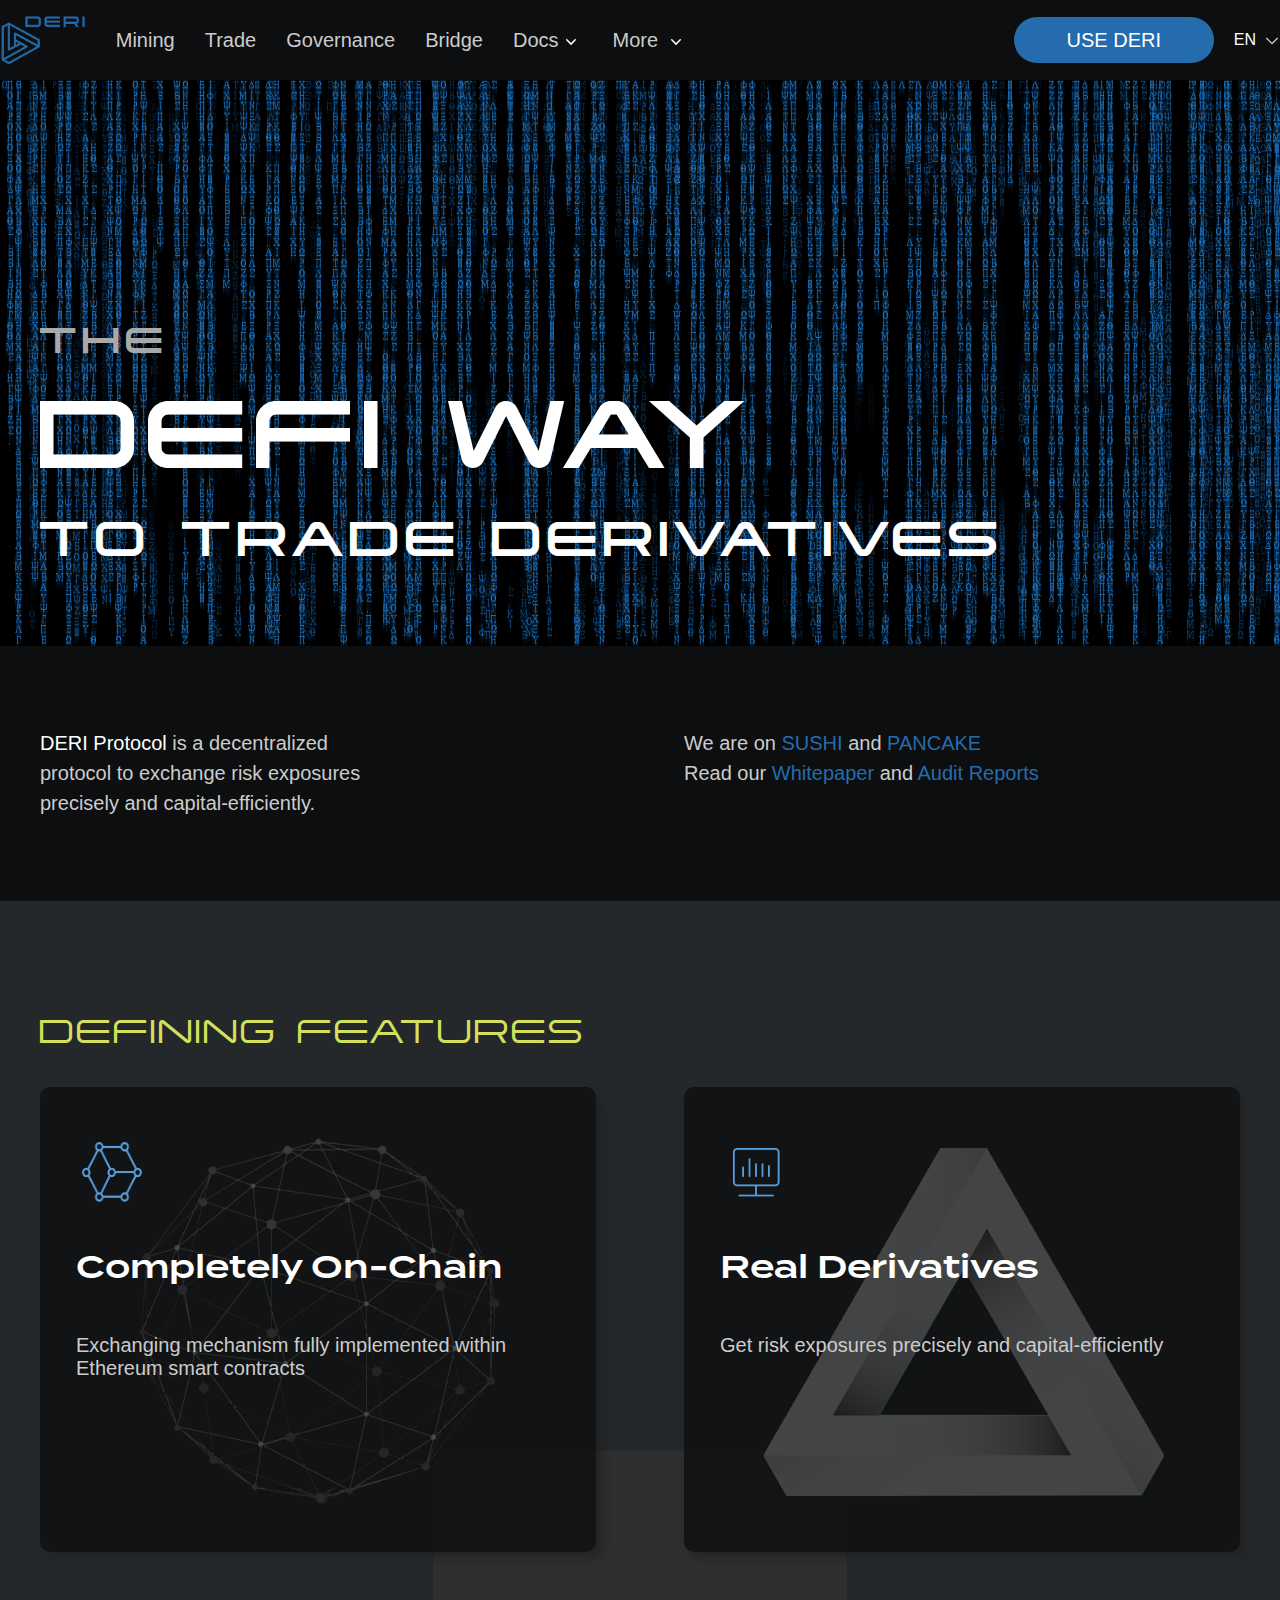
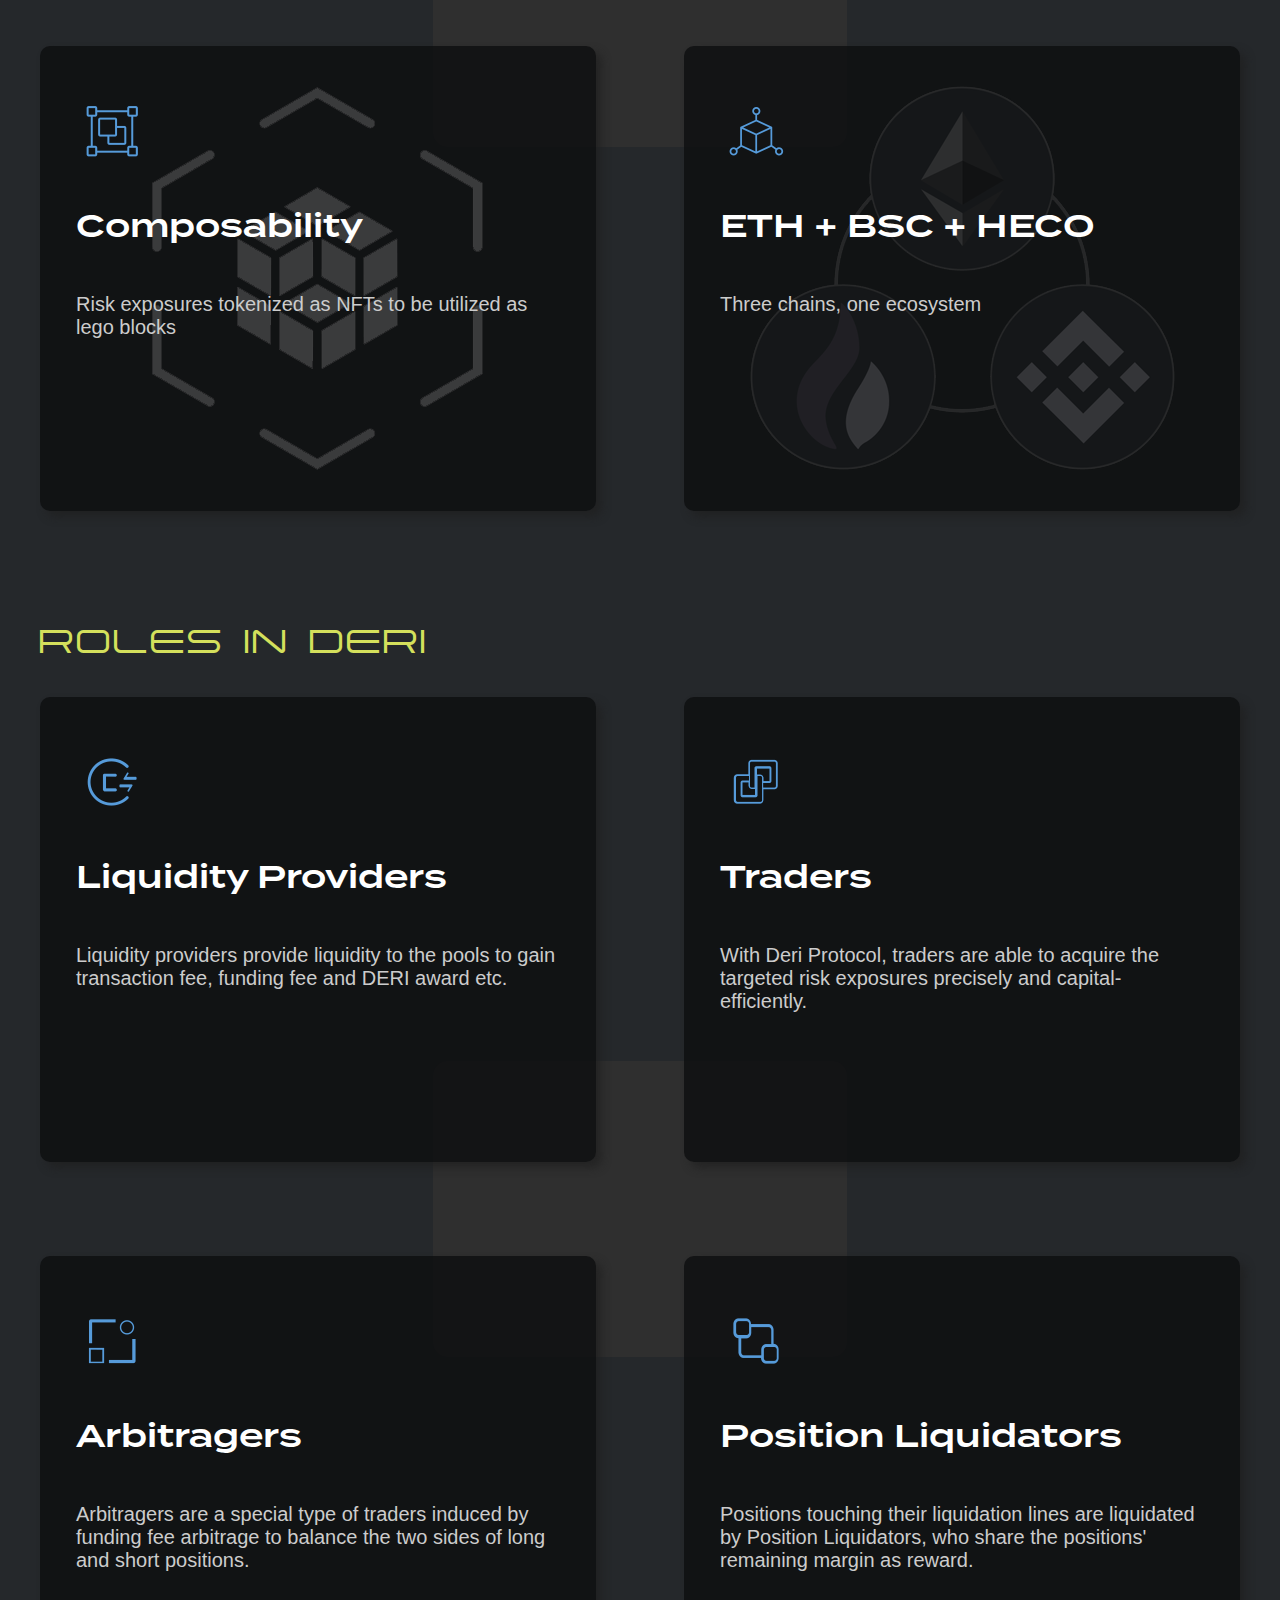
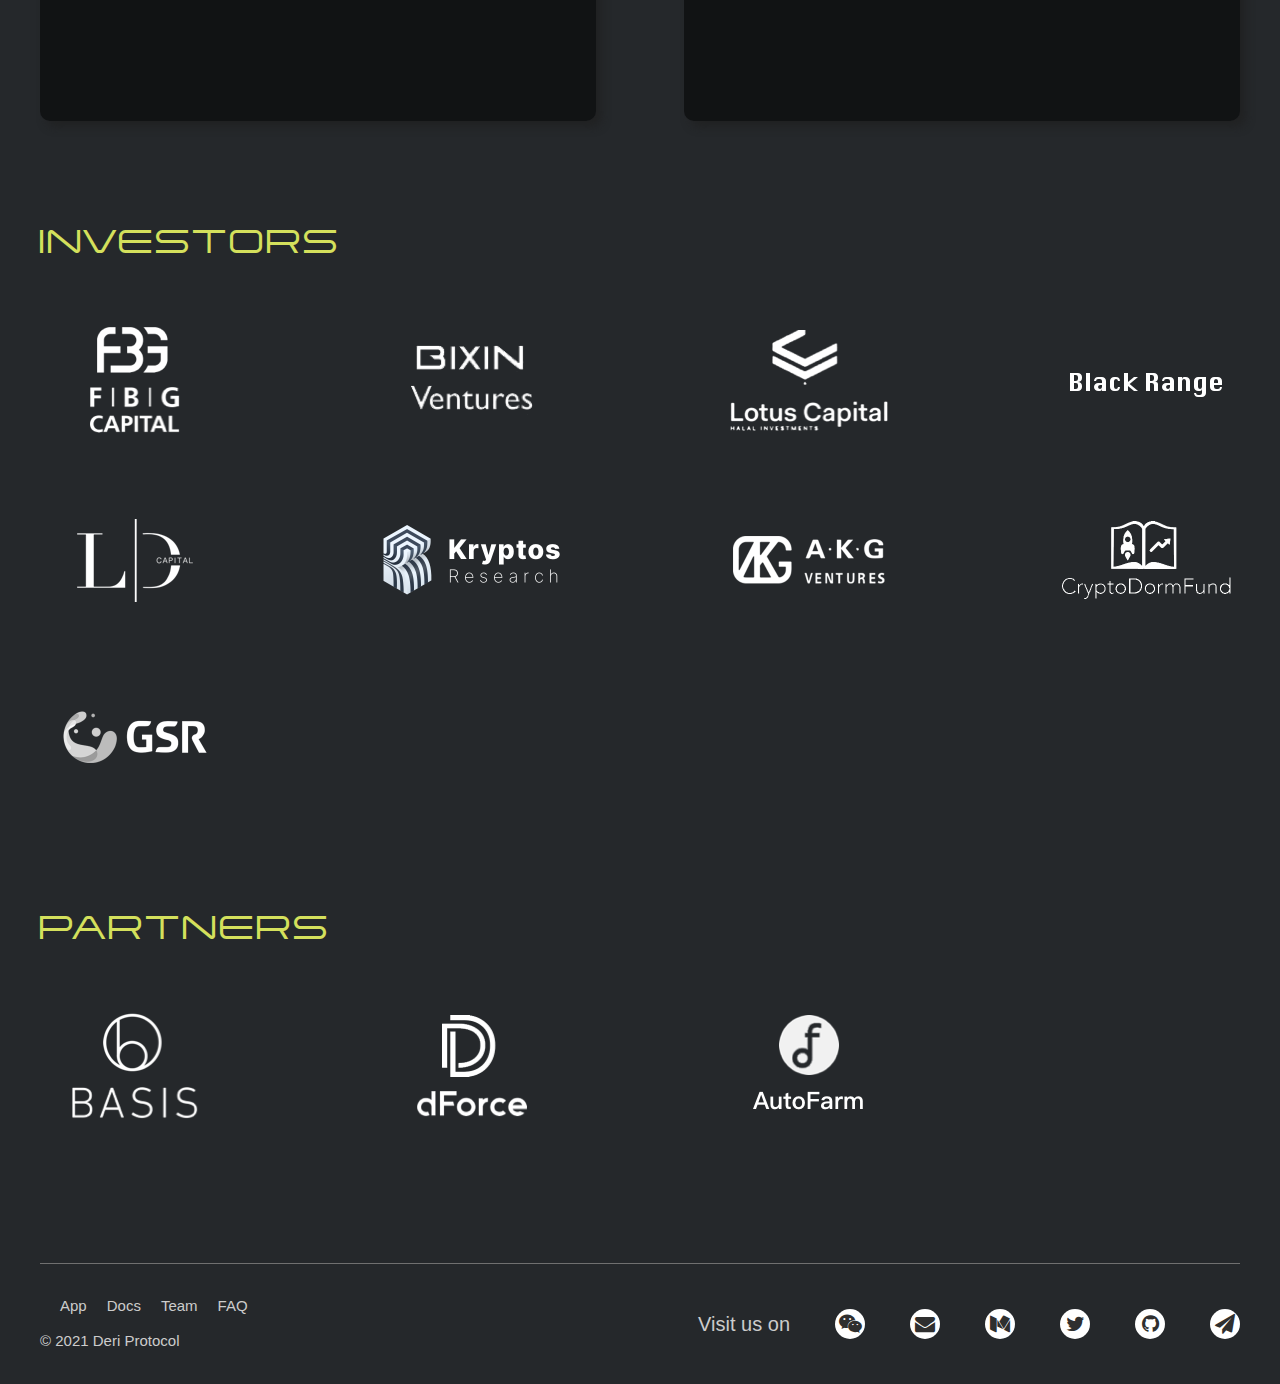
<file: index.html>
<!doctype html><html lang="en"><head><meta charset="utf-8"/><meta name="viewport" content="width=device-width,initial-scale=1"><script type="text/javascript" src="/charting_library/charting_library.standalone.js"></script><script type="text/javascript" src="/datafeeds/udf/dist/polyfills.js"></script><script type="text/javascript" src="/datafeeds/udf/dist/bundle.js"></script><title>deri</title><link rel="icon" href="favicon.ico" type="image/x-icon"><link href="/static/css/11.e13d7aaa.chunk.css" rel="stylesheet"><link href="/static/css/main.66e2606f.chunk.css" rel="stylesheet"></head><body><div id="root"></div><script>!function(e){function t(t){for(var n,a,d=t[0],f=t[1],u=t[2],i=0,s=[];i<d.length;i++)a=d[i],Object.prototype.hasOwnProperty.call(c,a)&&c[a]&&s.push(c[a][0]),c[a]=0;for(n in f)Object.prototype.hasOwnProperty.call(f,n)&&(e[n]=f[n]);for(l&&l(t);s.length;)s.shift()();return o.push.apply(o,u||[]),r()}function r(){for(var e,t=0;t<o.length;t++){for(var r=o[t],n=!0,a=1;a<r.length;a++){var f=r[a];0!==c[f]&&(n=!1)}n&&(o.splice(t--,1),e=d(d.s=r[0]))}return e}var n={},a={10:0},c={10:0},o=[];function d(t){if(n[t])return n[t].exports;var r=n[t]={i:t,l:!1,exports:{}};return e[t].call(r.exports,r,r.exports,d),r.l=!0,r.exports}d.e=function(e){var t=[];a[e]?t.push(a[e]):0!==a[e]&&{2:1,3:1,4:1,7:1,8:1,12:1,13:1,14:1,15:1,16:1,17:1,18:1,19:1,20:1,21:1,22:1,23:1,24:1,25:1,26:1,27:1,28:1,29:1,30:1,31:1,32:1,33:1,34:1,35:1,36:1,37:1,38:1}[e]&&t.push(a[e]=new Promise((function(t,r){for(var n="static/css/"+({}[e]||e)+"."+{0:"31d6cfe0",1:"31d6cfe0",2:"c2f111a6",3:"e36adc82",4:"c0cff72b",5:"31d6cfe0",6:"31d6cfe0",7:"9c476d72",8:"1d74dc18",12:"0aab65c7",13:"3b1e4d2c",14:"9e8e1630",15:"28a7660b",16:"2cf4b876",17:"98c91e37",18:"7d4b427d",19:"7416d868",20:"99b37a11",21:"5db05063",22:"969a60b0",23:"cebe7cab",24:"6416110b",25:"05b6d891",26:"56d5a46e",27:"cc027cc9",28:"a24f9b09",29:"6fea3b83",30:"56ab8a5d",31:"02884cdb",32:"93d3ebd0",33:"749f40c0",34:"cf4e36c2",35:"aab87a4c",36:"786a588a",37:"18118228",38:"0df8524c"}[e]+".chunk.css",c=d.p+n,o=document.getElementsByTagName("link"),f=0;f<o.length;f++){var u=(l=o[f]).getAttribute("data-href")||l.getAttribute("href");if("stylesheet"===l.rel&&(u===n||u===c))return t()}var i=document.getElementsByTagName("style");for(f=0;f<i.length;f++){var l;if((u=(l=i[f]).getAttribute("data-href"))===n||u===c)return t()}var s=document.createElement("link");s.rel="stylesheet",s.type="text/css",s.onload=t,s.onerror=function(t){var n=t&&t.target&&t.target.src||c,o=new Error("Loading CSS chunk "+e+" failed.\n("+n+")");o.code="CSS_CHUNK_LOAD_FAILED",o.request=n,delete a[e],s.parentNode.removeChild(s),r(o)},s.href=c,document.getElementsByTagName("head")[0].appendChild(s)})).then((function(){a[e]=0})));var r=c[e];if(0!==r)if(r)t.push(r[2]);else{var n=new Promise((function(t,n){r=c[e]=[t,n]}));t.push(r[2]=n);var o,f=document.createElement("script");f.charset="utf-8",f.timeout=120,d.nc&&f.setAttribute("nonce",d.nc),f.src=function(e){return d.p+"static/js/"+({}[e]||e)+"."+{0:"a4d903cd",1:"bc30ac27",2:"d3ae07bc",3:"6f86252b",4:"35306d0d",5:"25c780d2",6:"effa2794",7:"e1532c64",8:"23a77ca2",12:"9d404bf4",13:"4c0b1bfe",14:"d8003fb7",15:"a5133e07",16:"16b98c50",17:"bc8278c1",18:"05e490a0",19:"c21723ea",20:"dd35db4a",21:"9fbdef72",22:"0601a8ee",23:"646a04b4",24:"210d4013",25:"4b4d247a",26:"353ec1aa",27:"b77227d0",28:"f9956fe8",29:"849c7d24",30:"ca5c284e",31:"7b0c41ca",32:"5d51e453",33:"da4dc109",34:"a74bf39a",35:"785d9461",36:"b90a17bc",37:"dfca1ace",38:"d19e2d0c"}[e]+".chunk.js"}(e);var u=new Error;o=function(t){f.onerror=f.onload=null,clearTimeout(i);var r=c[e];if(0!==r){if(r){var n=t&&("load"===t.type?"missing":t.type),a=t&&t.target&&t.target.src;u.message="Loading chunk "+e+" failed.\n("+n+": "+a+")",u.name="ChunkLoadError",u.type=n,u.request=a,r[1](u)}c[e]=void 0}};var i=setTimeout((function(){o({type:"timeout",target:f})}),12e4);f.onerror=f.onload=o,document.head.appendChild(f)}return Promise.all(t)},d.m=e,d.c=n,d.d=function(e,t,r){d.o(e,t)||Object.defineProperty(e,t,{enumerable:!0,get:r})},d.r=function(e){"undefined"!=typeof Symbol&&Symbol.toStringTag&&Object.defineProperty(e,Symbol.toStringTag,{value:"Module"}),Object.defineProperty(e,"__esModule",{value:!0})},d.t=function(e,t){if(1&t&&(e=d(e)),8&t)return e;if(4&t&&"object"==typeof e&&e&&e.__esModule)return e;var r=Object.create(null);if(d.r(r),Object.defineProperty(r,"default",{enumerable:!0,value:e}),2&t&&"string"!=typeof e)for(var n in e)d.d(r,n,function(t){return e[t]}.bind(null,n));return r},d.n=function(e){var t=e&&e.__esModule?function(){return e.default}:function(){return e};return d.d(t,"a",t),t},d.o=function(e,t){return Object.prototype.hasOwnProperty.call(e,t)},d.p="/",d.oe=function(e){throw console.error(e),e};var f=this["webpackJsonpapp.deri.finance"]=this["webpackJsonpapp.deri.finance"]||[],u=f.push.bind(f);f.push=t,f=f.slice();for(var i=0;i<f.length;i++)t(f[i]);var l=u;r()}([])</script><script src="/static/js/11.02862545.chunk.js"></script><script src="/static/js/main.b76671a8.chunk.js"></script></body><script async src="https://www.googletagmanager.com/gtag/js?id=G-C58E9WTJ1F"></script><script>function gtag(){dataLayer.push(arguments)}window.dataLayer=window.dataLayer||[],gtag("js",new Date),gtag("config","G-C58E9WTJ1F")</script></html>
</file>
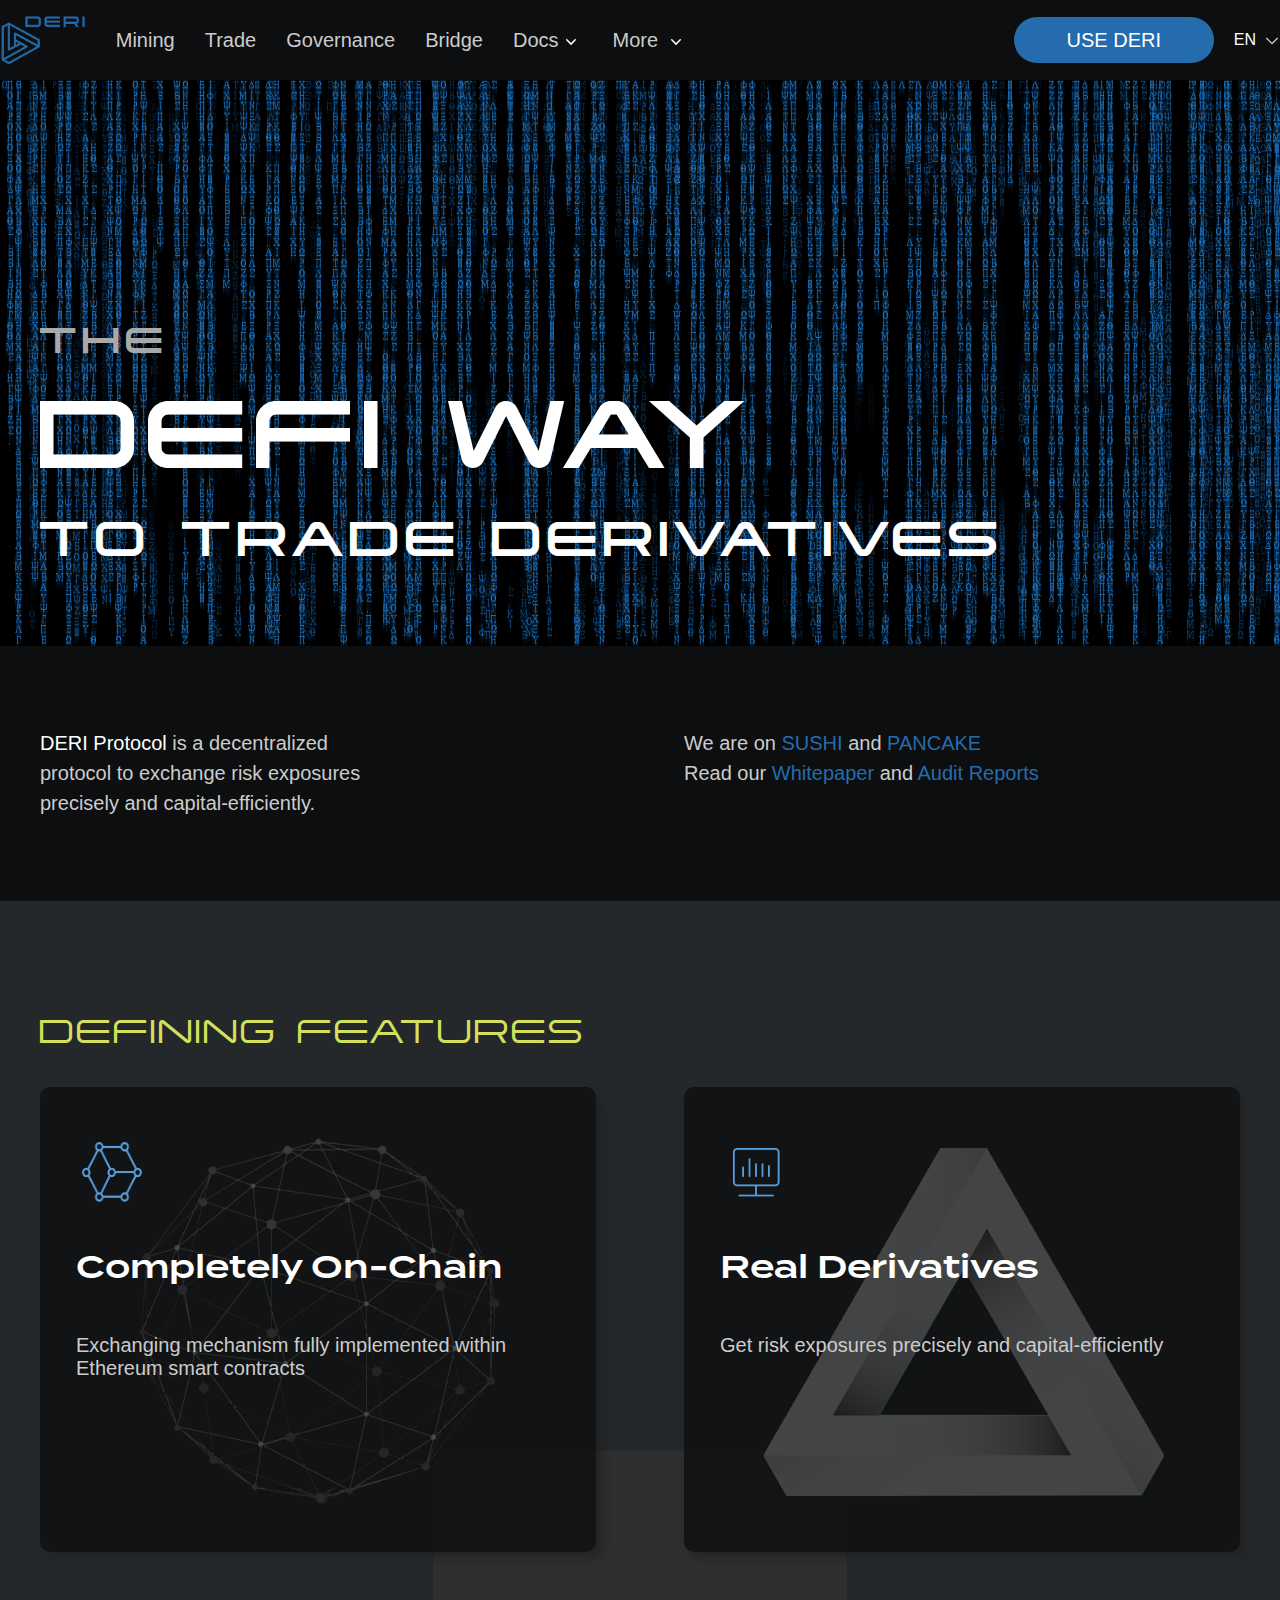
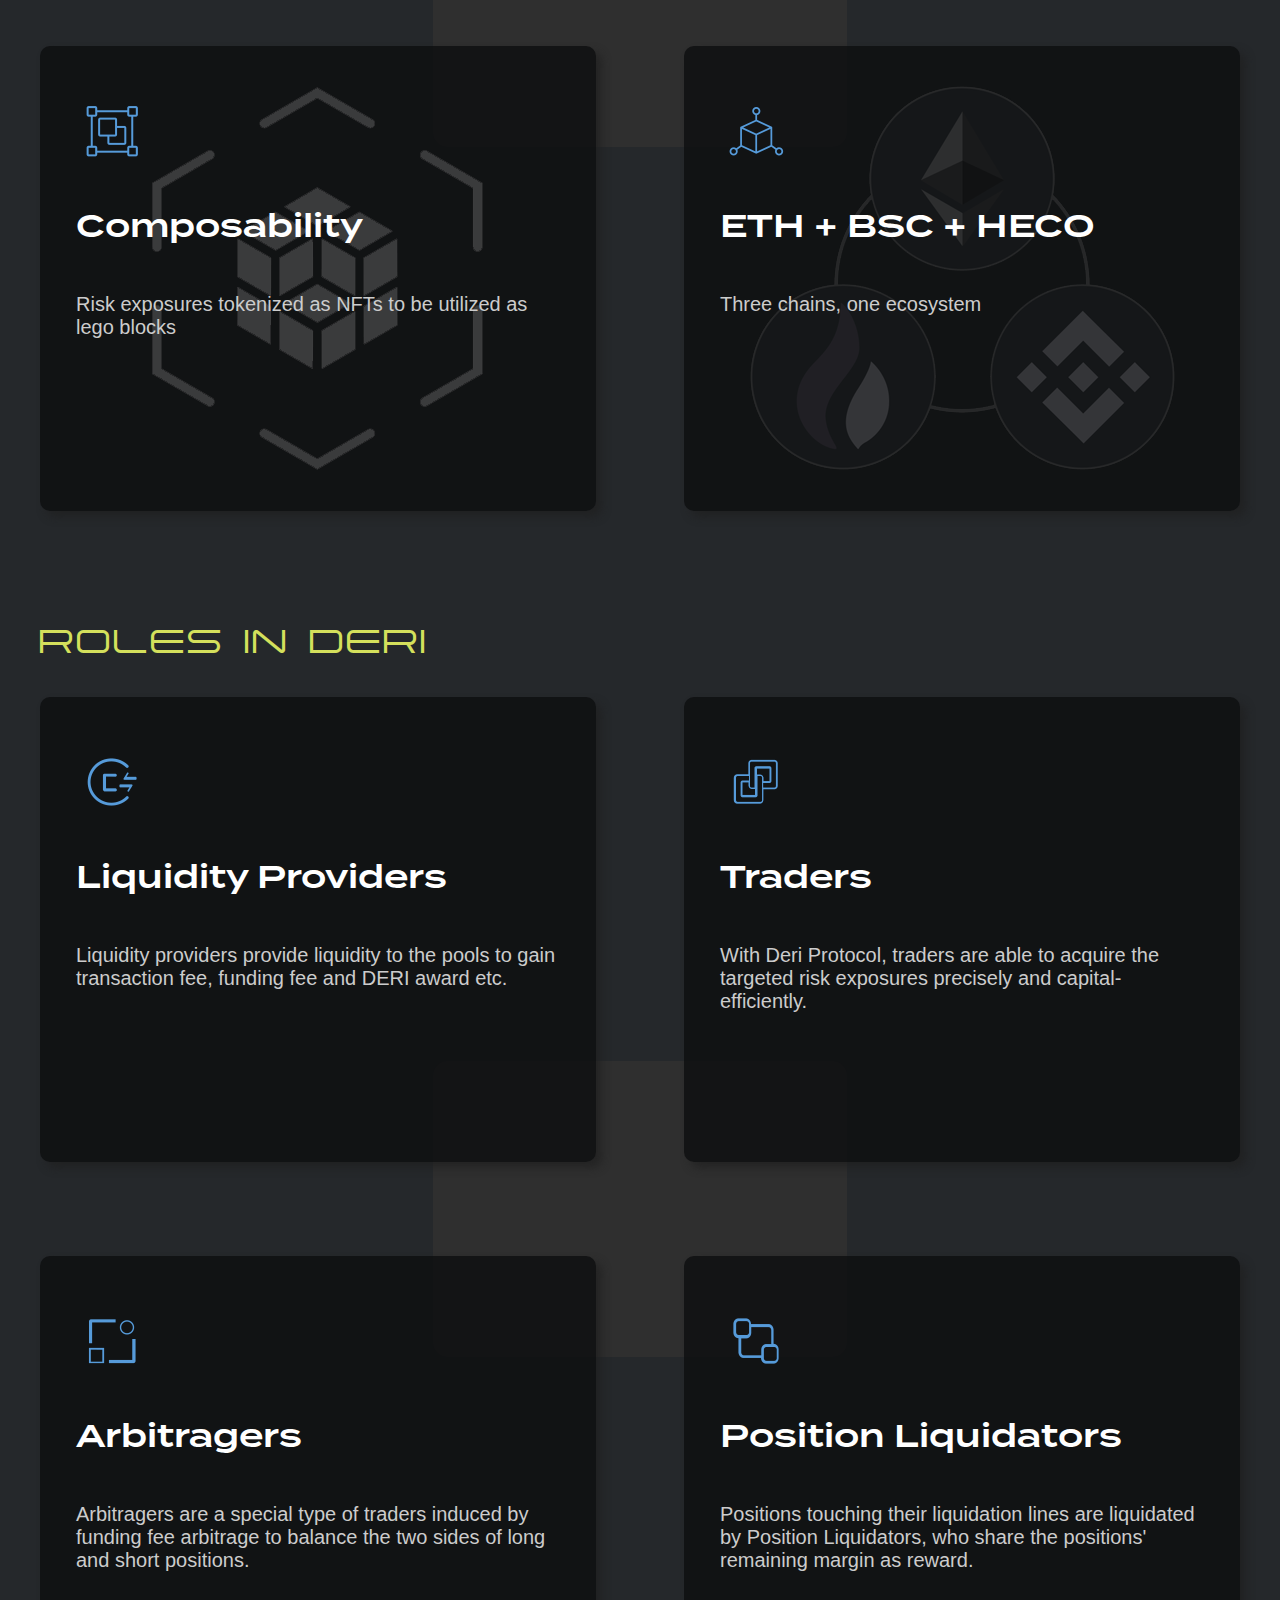
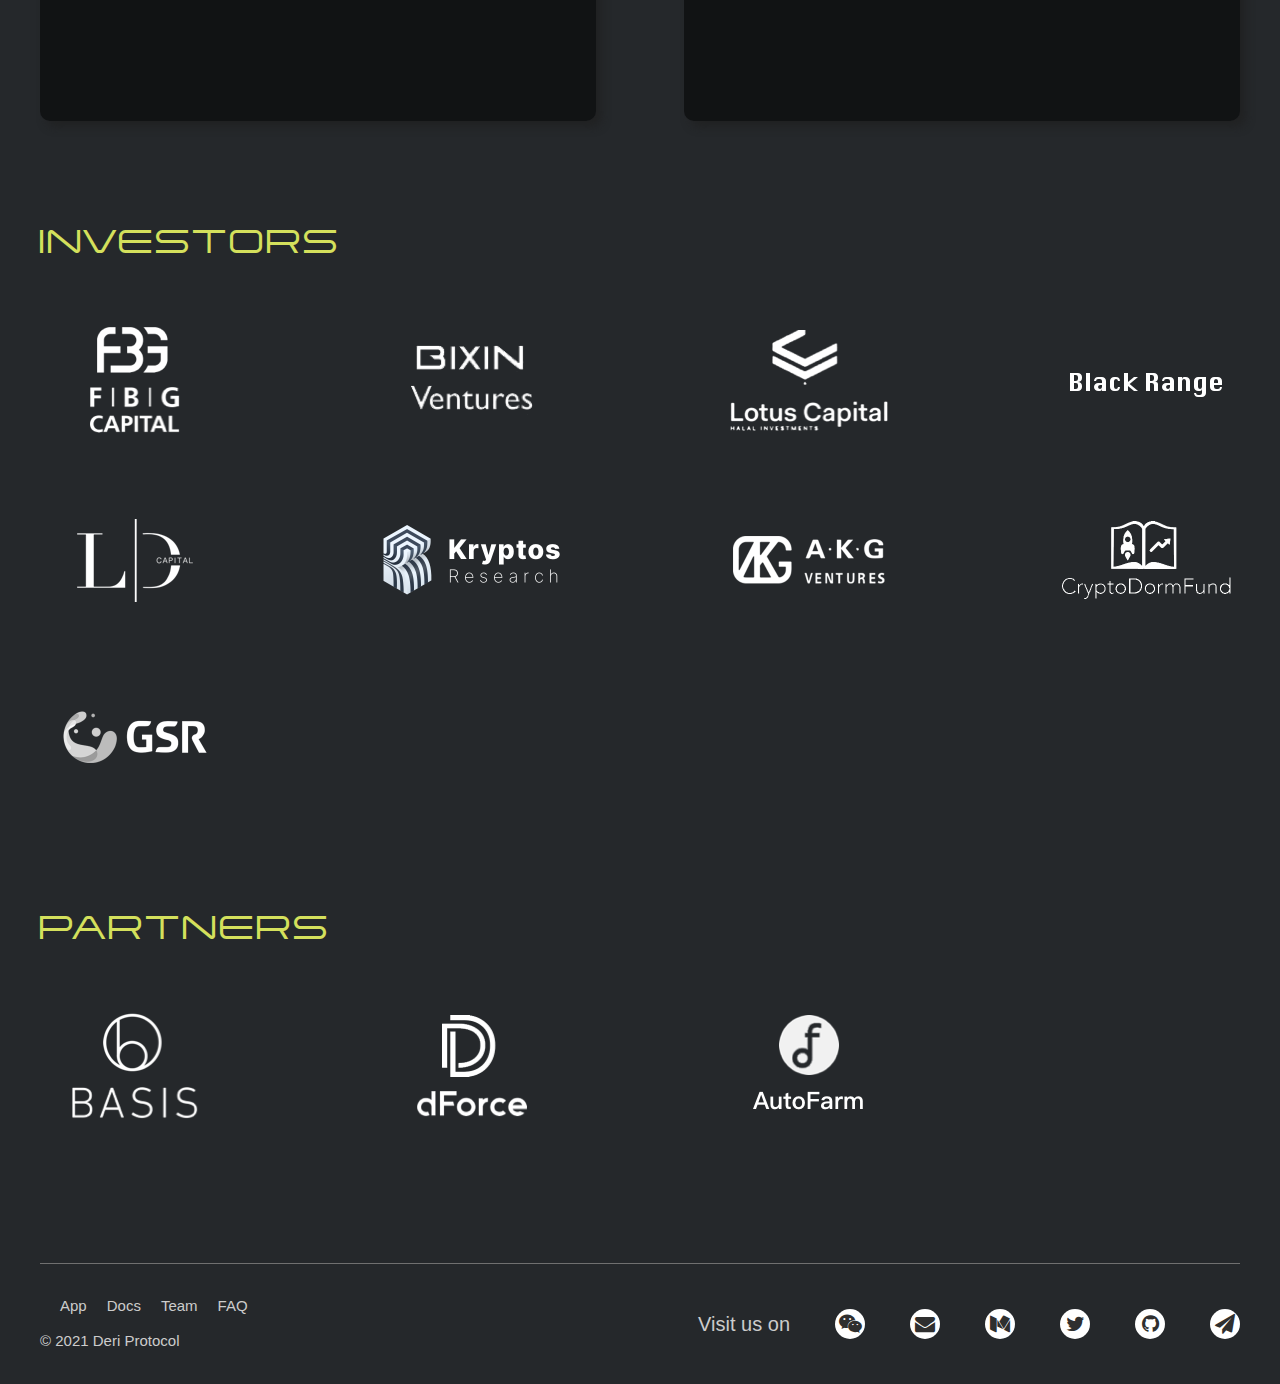
<file: index.bak.html>
<!doctype html><html lang="en"><head><meta charset="utf-8"/><meta name="viewport" content="width=device-width,initial-scale=1"><script type="text/javascript" src="/charting_library/charting_library.standalone.js"></script><script type="text/javascript" src="/datafeeds/udf/dist/polyfills.js"></script><script type="text/javascript" src="/datafeeds/udf/dist/bundle.js"></script><title>deri</title><link rel="icon" href="favicon.ico" type="image/x-icon"><link href="/static/css/11.e13d7aaa.chunk.css" rel="stylesheet"><link href="/static/css/main.66e2606f.chunk.css" rel="stylesheet"></head><body><div id="root"></div><script>!function(e){function t(t){for(var n,a,d=t[0],f=t[1],u=t[2],i=0,s=[];i<d.length;i++)a=d[i],Object.prototype.hasOwnProperty.call(c,a)&&c[a]&&s.push(c[a][0]),c[a]=0;for(n in f)Object.prototype.hasOwnProperty.call(f,n)&&(e[n]=f[n]);for(l&&l(t);s.length;)s.shift()();return o.push.apply(o,u||[]),r()}function r(){for(var e,t=0;t<o.length;t++){for(var r=o[t],n=!0,a=1;a<r.length;a++){var f=r[a];0!==c[f]&&(n=!1)}n&&(o.splice(t--,1),e=d(d.s=r[0]))}return e}var n={},a={10:0},c={10:0},o=[];function d(t){if(n[t])return n[t].exports;var r=n[t]={i:t,l:!1,exports:{}};return e[t].call(r.exports,r,r.exports,d),r.l=!0,r.exports}d.e=function(e){var t=[];a[e]?t.push(a[e]):0!==a[e]&&{2:1,3:1,4:1,7:1,8:1,12:1,13:1,14:1,15:1,16:1,17:1,18:1,19:1,20:1,21:1,22:1,23:1,24:1,25:1,26:1,27:1,28:1,29:1,30:1,31:1,32:1,33:1,34:1,35:1,36:1,37:1,38:1}[e]&&t.push(a[e]=new Promise((function(t,r){for(var n="static/css/"+({}[e]||e)+"."+{0:"31d6cfe0",1:"31d6cfe0",2:"c2f111a6",3:"e36adc82",4:"c0cff72b",5:"31d6cfe0",6:"31d6cfe0",7:"9c476d72",8:"1d74dc18",12:"0aab65c7",13:"3b1e4d2c",14:"9e8e1630",15:"28a7660b",16:"2cf4b876",17:"98c91e37",18:"7d4b427d",19:"7416d868",20:"99b37a11",21:"5db05063",22:"969a60b0",23:"cebe7cab",24:"6416110b",25:"05b6d891",26:"56d5a46e",27:"cc027cc9",28:"a24f9b09",29:"6fea3b83",30:"56ab8a5d",31:"02884cdb",32:"93d3ebd0",33:"749f40c0",34:"cf4e36c2",35:"aab87a4c",36:"786a588a",37:"18118228",38:"0df8524c"}[e]+".chunk.css",c=d.p+n,o=document.getElementsByTagName("link"),f=0;f<o.length;f++){var u=(l=o[f]).getAttribute("data-href")||l.getAttribute("href");if("stylesheet"===l.rel&&(u===n||u===c))return t()}var i=document.getElementsByTagName("style");for(f=0;f<i.length;f++){var l;if((u=(l=i[f]).getAttribute("data-href"))===n||u===c)return t()}var s=document.createElement("link");s.rel="stylesheet",s.type="text/css",s.onload=t,s.onerror=function(t){var n=t&&t.target&&t.target.src||c,o=new Error("Loading CSS chunk "+e+" failed.\n("+n+")");o.code="CSS_CHUNK_LOAD_FAILED",o.request=n,delete a[e],s.parentNode.removeChild(s),r(o)},s.href=c,document.getElementsByTagName("head")[0].appendChild(s)})).then((function(){a[e]=0})));var r=c[e];if(0!==r)if(r)t.push(r[2]);else{var n=new Promise((function(t,n){r=c[e]=[t,n]}));t.push(r[2]=n);var o,f=document.createElement("script");f.charset="utf-8",f.timeout=120,d.nc&&f.setAttribute("nonce",d.nc),f.src=function(e){return d.p+"static/js/"+({}[e]||e)+"."+{0:"a4d903cd",1:"bc30ac27",2:"d3ae07bc",3:"6f86252b",4:"35306d0d",5:"25c780d2",6:"effa2794",7:"e1532c64",8:"23a77ca2",12:"9d404bf4",13:"4c0b1bfe",14:"d8003fb7",15:"a5133e07",16:"16b98c50",17:"bc8278c1",18:"05e490a0",19:"c21723ea",20:"dd35db4a",21:"9fbdef72",22:"0601a8ee",23:"646a04b4",24:"210d4013",25:"4b4d247a",26:"353ec1aa",27:"b77227d0",28:"f9956fe8",29:"849c7d24",30:"ca5c284e",31:"7b0c41ca",32:"5d51e453",33:"da4dc109",34:"a74bf39a",35:"785d9461",36:"b90a17bc",37:"dfca1ace",38:"d19e2d0c"}[e]+".chunk.js"}(e);var u=new Error;o=function(t){f.onerror=f.onload=null,clearTimeout(i);var r=c[e];if(0!==r){if(r){var n=t&&("load"===t.type?"missing":t.type),a=t&&t.target&&t.target.src;u.message="Loading chunk "+e+" failed.\n("+n+": "+a+")",u.name="ChunkLoadError",u.type=n,u.request=a,r[1](u)}c[e]=void 0}};var i=setTimeout((function(){o({type:"timeout",target:f})}),12e4);f.onerror=f.onload=o,document.head.appendChild(f)}return Promise.all(t)},d.m=e,d.c=n,d.d=function(e,t,r){d.o(e,t)||Object.defineProperty(e,t,{enumerable:!0,get:r})},d.r=function(e){"undefined"!=typeof Symbol&&Symbol.toStringTag&&Object.defineProperty(e,Symbol.toStringTag,{value:"Module"}),Object.defineProperty(e,"__esModule",{value:!0})},d.t=function(e,t){if(1&t&&(e=d(e)),8&t)return e;if(4&t&&"object"==typeof e&&e&&e.__esModule)return e;var r=Object.create(null);if(d.r(r),Object.defineProperty(r,"default",{enumerable:!0,value:e}),2&t&&"string"!=typeof e)for(var n in e)d.d(r,n,function(t){return e[t]}.bind(null,n));return r},d.n=function(e){var t=e&&e.__esModule?function(){return e.default}:function(){return e};return d.d(t,"a",t),t},d.o=function(e,t){return Object.prototype.hasOwnProperty.call(e,t)},d.p="/",d.oe=function(e){throw console.error(e),e};var f=this["webpackJsonpapp.deri.finance"]=this["webpackJsonpapp.deri.finance"]||[],u=f.push.bind(f);f.push=t,f=f.slice();for(var i=0;i<f.length;i++)t(f[i]);var l=u;r()}([])</script><script src="/static/js/11.02862545.chunk.js"></script><script src="/static/js/main.f09b872f.chunk.js"></script></body><script async src="https://www.googletagmanager.com/gtag/js?id=G-C58E9WTJ1F"></script><script>function gtag(){dataLayer.push(arguments)}window.dataLayer=window.dataLayer||[],gtag("js",new Date),gtag("config","G-C58E9WTJ1F")</script></html>
</file>
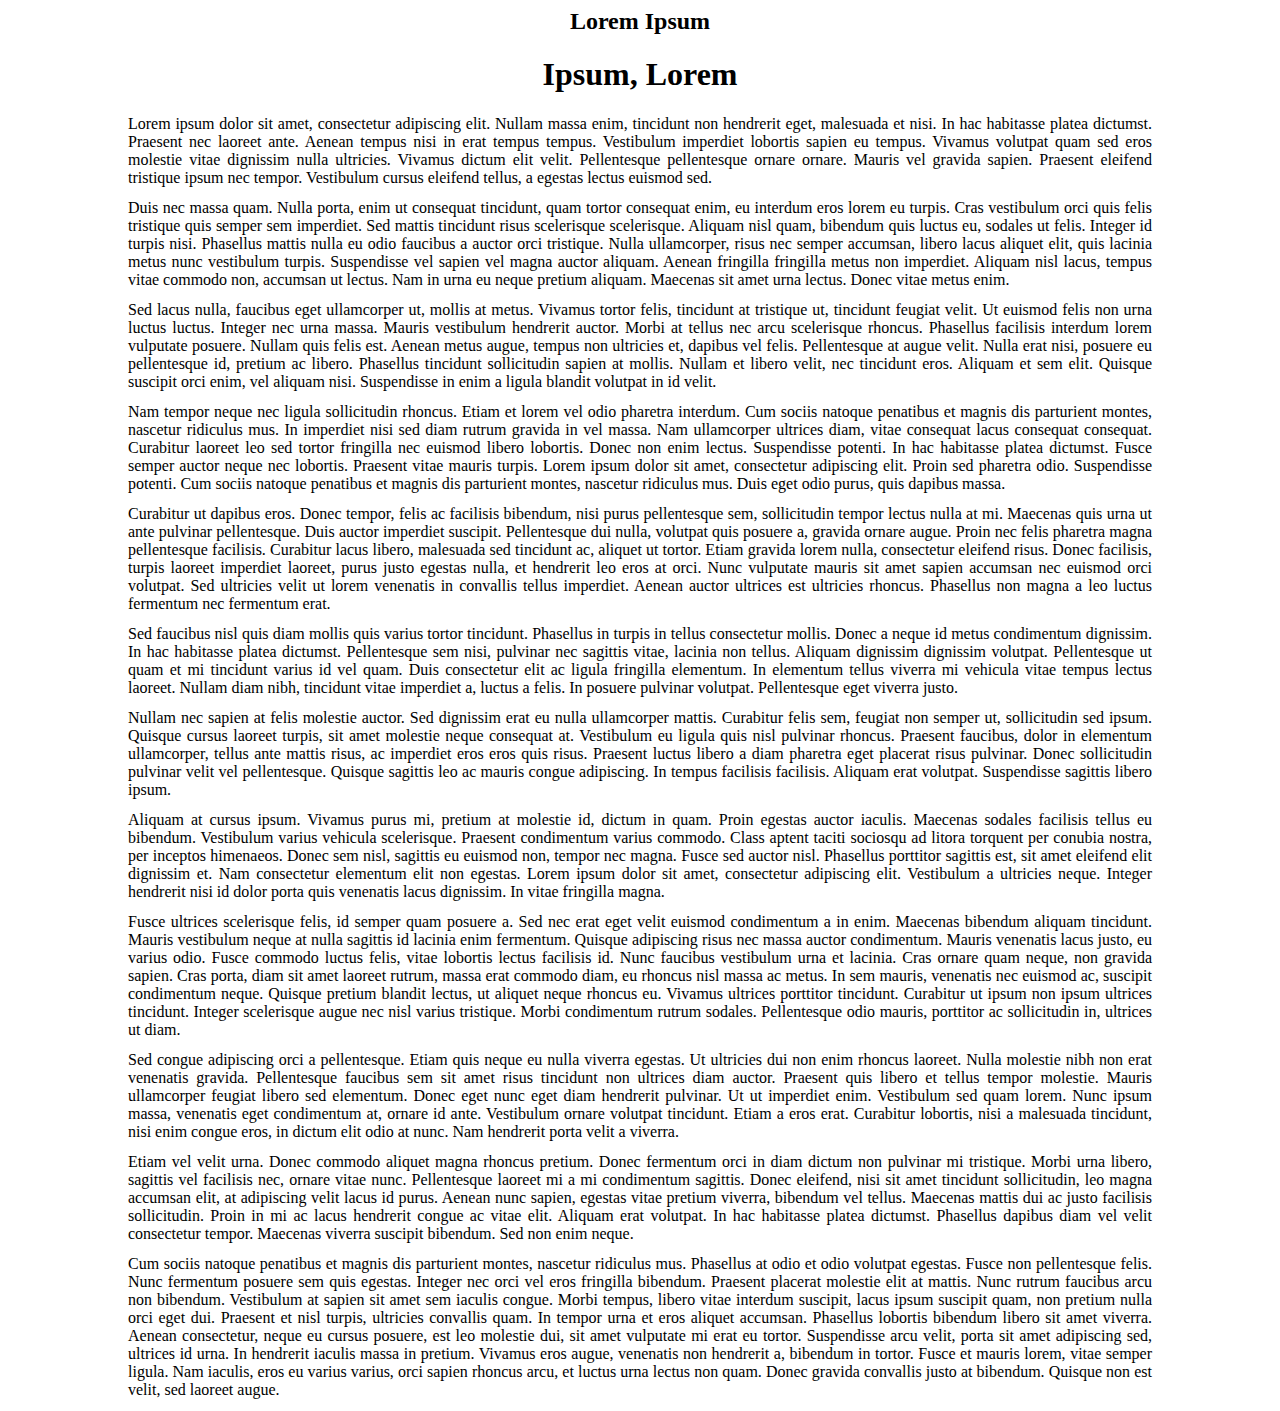
<file: sureroute-test-object.html>
<!DOCTYPE html PUBLIC "-//W3C//DTD HTML 4.01 Transitional//EN">
<html>
<head>

  <meta http-equiv="Content-Type" content="text/html; charset=ISO-8859-1">
  <title>Neque porro quisquam est qui dolorem ipsum quia dolor sit amet, consectetur, adipisci velit</title>
  <style type="text/css">
/*<![CDATA[ XML blockout */
<!--
p { margin-top: .75em;
text-align: justify;
margin-bottom: .75em;
}
h1,h2,h3 {
text-align: center; /* all headings centered */
clear: both;
}
div.centered {text-align:center;} /*work around for IE centering with CSS problem part 1 */
div.centered table {margin-left:auto; margin-right:auto; text-align:left;} /* work around for IE problem part 2 */
body{margin-left: 10%;
margin-right: 10%;
}
hr.large {width: 65%; margin-top: 2em; margin-bottom: 2em;}
hr.small {width: 45%; margin-top: 2em; margin-bottom: 2em;}
.pagenum { /* uncomment the next line for invisible page numbers */
/* visibility: hidden; */
position: absolute;
left: 92%;
font-size: smaller;
text-align: right;
} /* page numbers */
.sidenote {width: 20%; padding-bottom: .5em; padding-top: .5em;
padding-left: .5em; padding-right: .5em; margin-left: 1em;
float: right; clear: right; margin-top: 1em;
font-size: smaller; color: black; background: #eeeeee; border: solid 1px;}
.n {text-indent:0%;}
.bl {border-left: solid 2px;}
.ispace {margin-top: 2em;}
.center {text-align: center;}
.smcap {font-variant: small-caps;}
.caption {font-weight: bold;}
.figcenter {margin: auto; text-align: center;}
.footnote {margin-left: 10%; margin-right: 10%; font-size: 0.9em;}
.fnanchor {vertical-align: super; font-size: .8em; text-decoration: none;}
.gap {margin-top: 4em;}
.smallgap {margin-top: 2em;}
.poem {margin-left:10%; margin-right:10%; text-align: left;}
.poem br {display: none;}
.poem .stanza {margin: 1em 0em 1em 0em;}
.poem span.i4 {display: block; margin-left: 4em; padding-left: 3em; text-indent: -3em;}
// -->
/* XML end ]]>*/
  </style>
</head>


<body>

<h2>Lorem Ipsum</h2>

<h1>Ipsum, Lorem</h1>

<div id="lipsum">
<p>
Lorem ipsum dolor sit amet, consectetur adipiscing elit. Nullam massa enim, tincidunt non hendrerit eget, malesuada et nisi. In hac habitasse platea dictumst. Praesent nec laoreet ante. Aenean tempus nisi in erat tempus tempus. Vestibulum imperdiet lobortis sapien eu tempus. Vivamus volutpat quam sed eros molestie vitae dignissim nulla ultricies. Vivamus dictum elit velit. Pellentesque pellentesque ornare ornare. Mauris vel gravida sapien. Praesent eleifend tristique ipsum nec tempor. Vestibulum cursus eleifend tellus, a egestas lectus euismod sed.
</p>
<p>
Duis nec massa quam. Nulla porta, enim ut consequat tincidunt, quam tortor consequat enim, eu interdum eros lorem eu turpis. Cras vestibulum orci quis felis tristique quis semper sem imperdiet. Sed mattis tincidunt risus scelerisque scelerisque. Aliquam nisl quam, bibendum quis luctus eu, sodales ut felis. Integer id turpis nisi. Phasellus mattis nulla eu odio faucibus a auctor orci tristique. Nulla ullamcorper, risus nec semper accumsan, libero lacus aliquet elit, quis lacinia metus nunc vestibulum turpis. Suspendisse vel sapien vel magna auctor aliquam. Aenean fringilla fringilla metus non imperdiet. Aliquam nisl lacus, tempus vitae commodo non, accumsan ut lectus. Nam in urna eu neque pretium aliquam. Maecenas sit amet urna lectus. Donec vitae metus enim.
</p>
<p>
Sed lacus nulla, faucibus eget ullamcorper ut, mollis at metus. Vivamus tortor felis, tincidunt at tristique ut, tincidunt feugiat velit. Ut euismod felis non urna luctus luctus. Integer nec urna massa. Mauris vestibulum hendrerit auctor. Morbi at tellus nec arcu scelerisque rhoncus. Phasellus facilisis interdum lorem vulputate posuere. Nullam quis felis est. Aenean metus augue, tempus non ultricies et, dapibus vel felis. Pellentesque at augue velit. Nulla erat nisi, posuere eu pellentesque id, pretium ac libero. Phasellus tincidunt sollicitudin sapien at mollis. Nullam et libero velit, nec tincidunt eros. Aliquam et sem elit. Quisque suscipit orci enim, vel aliquam nisi. Suspendisse in enim a ligula blandit volutpat in id velit.
</p>
<p>
Nam tempor neque nec ligula sollicitudin rhoncus. Etiam et lorem vel odio pharetra interdum. Cum sociis natoque penatibus et magnis dis parturient montes, nascetur ridiculus mus. In imperdiet nisi sed diam rutrum gravida in vel massa. Nam ullamcorper ultrices diam, vitae consequat lacus consequat consequat. Curabitur laoreet leo sed tortor fringilla nec euismod libero lobortis. Donec non enim lectus. Suspendisse potenti. In hac habitasse platea dictumst. Fusce semper auctor neque nec lobortis. Praesent vitae mauris turpis. Lorem ipsum dolor sit amet, consectetur adipiscing elit. Proin sed pharetra odio. Suspendisse potenti. Cum sociis natoque penatibus et magnis dis parturient montes, nascetur ridiculus mus. Duis eget odio purus, quis dapibus massa.
</p>
<p>
Curabitur ut dapibus eros. Donec tempor, felis ac facilisis bibendum, nisi purus pellentesque sem, sollicitudin tempor lectus nulla at mi. Maecenas quis urna ut ante pulvinar pellentesque. Duis auctor imperdiet suscipit. Pellentesque dui nulla, volutpat quis posuere a, gravida ornare augue. Proin nec felis pharetra magna pellentesque facilisis. Curabitur lacus libero, malesuada sed tincidunt ac, aliquet ut tortor. Etiam gravida lorem nulla, consectetur eleifend risus. Donec facilisis, turpis laoreet imperdiet laoreet, purus justo egestas nulla, et hendrerit leo eros at orci. Nunc vulputate mauris sit amet sapien accumsan nec euismod orci volutpat. Sed ultricies velit ut lorem venenatis in convallis tellus imperdiet. Aenean auctor ultrices est ultricies rhoncus. Phasellus non magna a leo luctus fermentum nec fermentum erat.
</p>
<p>

Sed faucibus nisl quis diam mollis quis varius tortor tincidunt. Phasellus in turpis in tellus consectetur mollis. Donec a neque id metus condimentum dignissim. In hac habitasse platea dictumst. Pellentesque sem nisi, pulvinar nec sagittis vitae, lacinia non tellus. Aliquam dignissim dignissim volutpat. Pellentesque ut quam et mi tincidunt varius id vel quam. Duis consectetur elit ac ligula fringilla elementum. In elementum tellus viverra mi vehicula vitae tempus lectus laoreet. Nullam diam nibh, tincidunt vitae imperdiet a, luctus a felis. In posuere pulvinar volutpat. Pellentesque eget viverra justo.
</p>
<p>
Nullam nec sapien at felis molestie auctor. Sed dignissim erat eu nulla ullamcorper mattis. Curabitur felis sem, feugiat non semper ut, sollicitudin sed ipsum. Quisque cursus laoreet turpis, sit amet molestie neque consequat at. Vestibulum eu ligula quis nisl pulvinar rhoncus. Praesent faucibus, dolor in elementum ullamcorper, tellus ante mattis risus, ac imperdiet eros eros quis risus. Praesent luctus libero a diam pharetra eget placerat risus pulvinar. Donec sollicitudin pulvinar velit vel pellentesque. Quisque sagittis leo ac mauris congue adipiscing. In tempus facilisis facilisis. Aliquam erat volutpat. Suspendisse sagittis libero ipsum.
</p>
<p>
Aliquam at cursus ipsum. Vivamus purus mi, pretium at molestie id, dictum in quam. Proin egestas auctor iaculis. Maecenas sodales facilisis tellus eu bibendum. Vestibulum varius vehicula scelerisque. Praesent condimentum varius commodo. Class aptent taciti sociosqu ad litora torquent per conubia nostra, per inceptos himenaeos. Donec sem nisl, sagittis eu euismod non, tempor nec magna. Fusce sed auctor nisl. Phasellus porttitor sagittis est, sit amet eleifend elit dignissim et. Nam consectetur elementum elit non egestas. Lorem ipsum dolor sit amet, consectetur adipiscing elit. Vestibulum a ultricies neque. Integer hendrerit nisi id dolor porta quis venenatis lacus dignissim. In vitae fringilla magna.
</p>
<p>
Fusce ultrices scelerisque felis, id semper quam posuere a. Sed nec erat eget velit euismod condimentum a in enim. Maecenas bibendum aliquam tincidunt. Mauris vestibulum neque at nulla sagittis id lacinia enim fermentum. Quisque adipiscing risus nec massa auctor condimentum. Mauris venenatis lacus justo, eu varius odio. Fusce commodo luctus felis, vitae lobortis lectus facilisis id. Nunc faucibus vestibulum urna et lacinia. Cras ornare quam neque, non gravida sapien. Cras porta, diam sit amet laoreet rutrum, massa erat commodo diam, eu rhoncus nisl massa ac metus. In sem mauris, venenatis nec euismod ac, suscipit condimentum neque. Quisque pretium blandit lectus, ut aliquet neque rhoncus eu. Vivamus ultrices porttitor tincidunt. Curabitur ut ipsum non ipsum ultrices tincidunt. Integer scelerisque augue nec nisl varius tristique. Morbi condimentum rutrum sodales. Pellentesque odio mauris, porttitor ac sollicitudin in, ultrices ut diam.
</p>
<p>
Sed congue adipiscing orci a pellentesque. Etiam quis neque eu nulla viverra egestas. Ut ultricies dui non enim rhoncus laoreet. Nulla molestie nibh non erat venenatis gravida. Pellentesque faucibus sem sit amet risus tincidunt non ultrices diam auctor. Praesent quis libero et tellus tempor molestie. Mauris ullamcorper feugiat libero sed elementum. Donec eget nunc eget diam hendrerit pulvinar. Ut ut imperdiet enim. Vestibulum sed quam lorem. Nunc ipsum massa, venenatis eget condimentum at, ornare id ante. Vestibulum ornare volutpat tincidunt. Etiam a eros erat. Curabitur lobortis, nisi a malesuada tincidunt, nisi enim congue eros, in dictum elit odio at nunc. Nam hendrerit porta velit a viverra.
</p>
<p>
Etiam vel velit urna. Donec commodo aliquet magna rhoncus pretium. Donec fermentum orci in diam dictum non pulvinar mi tristique. Morbi urna libero, sagittis vel facilisis nec, ornare vitae nunc. Pellentesque laoreet mi a mi condimentum sagittis. Donec eleifend, nisi sit amet tincidunt sollicitudin, leo magna accumsan elit, at adipiscing velit lacus id purus. Aenean nunc sapien, egestas vitae pretium viverra, bibendum vel tellus. Maecenas mattis dui ac justo facilisis sollicitudin. Proin in mi ac lacus hendrerit congue ac vitae elit. Aliquam erat volutpat. In hac habitasse platea dictumst. Phasellus dapibus diam vel velit consectetur tempor. Maecenas viverra suscipit bibendum. Sed non enim neque.
</p>

<p>
Cum sociis natoque penatibus et magnis dis parturient montes, nascetur ridiculus mus. Phasellus at odio et odio volutpat egestas. Fusce non pellentesque felis. Nunc fermentum posuere sem quis egestas. Integer nec orci vel eros fringilla bibendum. Praesent placerat molestie elit at mattis. Nunc rutrum faucibus arcu non bibendum. Vestibulum at sapien sit amet sem iaculis congue. Morbi tempus, libero vitae interdum suscipit, lacus ipsum suscipit quam, non pretium nulla orci eget dui. Praesent et nisl turpis, ultricies convallis quam. In tempor urna et eros aliquet accumsan. Phasellus lobortis bibendum libero sit amet viverra. Aenean consectetur, neque eu cursus posuere, est leo molestie dui, sit amet vulputate mi erat eu tortor. Suspendisse arcu velit, porta sit amet adipiscing sed, ultrices id urna. In hendrerit iaculis massa in pretium. Vivamus eros augue, venenatis non hendrerit a, bibendum in tortor. Fusce et mauris lorem, vitae semper ligula. Nam iaculis, eros eu varius varius, orci sapien rhoncus arcu, et luctus urna lectus non quam. Donec gravida convallis justo at bibendum. Quisque non est velit, sed laoreet augue.
</p>
</div>

</body>
</html>
</file>
<file: static/css/11.e13d7aaa.chunk.css>
#nprogress{pointer-events:none}#nprogress .bar{background:#29d;position:fixed;z-index:1031;top:0;left:0;width:100%;height:2px}#nprogress .peg{display:block;position:absolute;right:0;width:100px;height:100%;box-shadow:0 0 10px #29d,0 0 5px #29d;opacity:1;transform:rotate(3deg) translateY(-4px)}#nprogress .spinner{display:block;position:fixed;z-index:1031;top:15px;right:15px}#nprogress .spinner-icon{width:18px;height:18px;box-sizing:border-box;border-color:#29d transparent transparent #29d;border-style:solid;border-width:2px;border-radius:50%;animation:nprogress-spinner .4s linear infinite}.nprogress-custom-parent{overflow:hidden;position:relative}.nprogress-custom-parent #nprogress .bar,.nprogress-custom-parent #nprogress .spinner{position:absolute}@keyframes nprogress-spinner{0%{transform:rotate(0deg)}to{transform:rotate(1turn)}}
</file>
<file: static/css/main.66e2606f.chunk.css>
@font-face{font-family:"FontAwesome";src:url(/static/media/fontawesome-webfont.8b43027f.eot);src:url(/static/media/fontawesome-webfont.8b43027f.eot) format("embedded-opentype"),url(/static/media/fontawesome-webfont.20fd1704.woff2) format("woff2"),url(/static/media/fontawesome-webfont.f691f37e.woff) format("woff"),url(/static/media/fontawesome-webfont.1e59d233.ttf) format("truetype"),url(/static/media/fontawesome-webfont.6878d55e.svg) format("svg");font-weight:400;font-style:normal}@font-face{font-family:"LED Calculator";src:url(/static/media/LEDCalculator.cccf48e3.ttf)}@font-face{font-family:"ArialMT";src:url(/static/media/ArialMT.9eaa13ec.ttf);font-weight:400;font-style:normal}@font-face{font-family:"Tachyon";src:url(/static/media/tachyon-400.46c684ce.woff2) format("woff2"),url(/static/media/tachyon-400.ba20907c.woff) format("woff"),url(/static/media/tachyon-400.b55314fd.ttf) format("opentype");font-display:auto;font-style:normal;font-weight:400}@font-face{font-family:"Tachyon";src:url(/static/media/tachyon-200.a51921bd.woff2) format("woff2"),url(/static/media/tachyon-200.d73ee7db.woff) format("woff"),url(/static/media/tachyon-200.85fb7770.ttf) format("opentype");font-display:auto;font-style:normal;font-weight:200}@font-face{font-family:"Tachyon";src:url(/static/media/tachyon-300.6c5661e7.woff2) format("woff2"),url(/static/media/tachyon-300.bee68788.woff) format("woff"),url(/static/media/tachyon-300.fd67946f.ttf) format("opentype");font-display:auto;font-style:normal;font-weight:300}@font-face{font-family:"Korolev";src:url(/static/media/korolev-700.427e59e8.woff2) format("woff2"),url(/static/media/korolev-700.48f2e79f.woff) format("woff"),url(/static/media/korolev-700.4fd31d12.ttf) format("opentype");font-display:auto;font-style:normal;font-weight:700}@font-face{font-family:"Korolev";src:url(/static/media/korolev-500.118b18af.woff2) format("woff2"),url(/static/media/korolev-500.ff897d05.woff) format("woff"),url(/static/media/korolev-500.58428795.ttf) format("opentype");font-display:auto;font-style:normal;font-weight:500}@font-face{font-family:"Korolev";src:url(/static/media/korolev-300.4e1b9870.woff2) format("woff2"),url(/static/media/korolev-300.cfe4f86c.woff) format("woff"),url(/static/media/korolev-300.f832116e.ttf) format("opentype");font-display:auto;font-style:normal;font-weight:300}@font-face{font-family:"Termina";src:url(/static/media/termina-300.9ec4bbcf.woff2) format("woff2"),url(/static/media/termina-300.15f8ec15.woff) format("woff"),url(/static/media/termina-300.c1fd1599.ttf) format("opentype");font-display:auto;font-style:normal;font-weight:300}@font-face{font-family:"Termina";src:url(/static/media/termina-600.831c0968.woff2) format("woff2"),url(/static/media/termina-600.1fa8bf7e.woff) format("woff"),url(/static/media/termina-600.36bb119c.ttf) format("opentype");font-display:auto;font-style:normal;font-weight:600}@font-face{font-family:"Termina";src:url(/static/media/termina-700.3e164670.woff2) format("woff2"),url(/static/media/termina-700.80566b38.woff) format("woff"),url(/static/media/termina-700.f60ff736.ttf) format("opentype");font-display:auto;font-style:normal;font-weight:700}.tk-tachyon{font-family:"tachyon",sans-serif}.tk-korolev{font-family:"korolev",sans-serif}.tk-termina{font-family:"termina",sans-serif}@keyframes spinner-border{to{transform:rotate(1turn)}}.spinner-border{display:inline-block;width:2rem;height:2rem;vertical-align:text-bottom;border:.25em solid;border-right:.25em solid transparent;border-radius:50%;animation:spinner-border .75s linear infinite}.spinner-border-sm{width:1rem;height:1rem;border-width:.2em}.spinner-border-10px{width:10px;height:10px;border-width:2}html{-webkit-font-smoothing:antialiased;-moz-osx-font-smoothing:grayscale}body{font-family:ArialMT,sans-serif;background-color:#1b1c22;color:#fff;margin:0}a{text-decoration:none}button{border-style:none}button,input{outline:none}.wrong-network{color:#e35061!important}button:hover{cursor:pointer}.circle{background-color:#fff;width:30px;height:30px;line-height:30px;text-align:center;border-radius:50%}.circle,.circle .fa{display:inline-block}.circle .fa{font:normal normal normal 14px/1 FontAwesome;font-size:inherit;text-rendering:auto;-webkit-font-smoothing:antialiased;-moz-osx-font-smoothing:grayscale;position:relative;color:#2f2f2f}.circle .fa-envelope:before{content:"\f0e0"}.circle .fa-medium:before{content:"\f23a"}.circle .fa-twitter:before{content:"\f099"}.circle .fa-github:before{content:"\f09b"}.circle .fa-paper-plane:before{content:"\f1d8"}.circle .fa-wechat:before,.circle .fa-weixin:before{content:"\f1d7"}.red-color-font{color:#e35061}input::-webkit-inner-spin-button,input::-webkit-outer-spin-button{-webkit-appearance:none;margin:0}input[type=number]{-moz-appearance:textfield}
</file>
